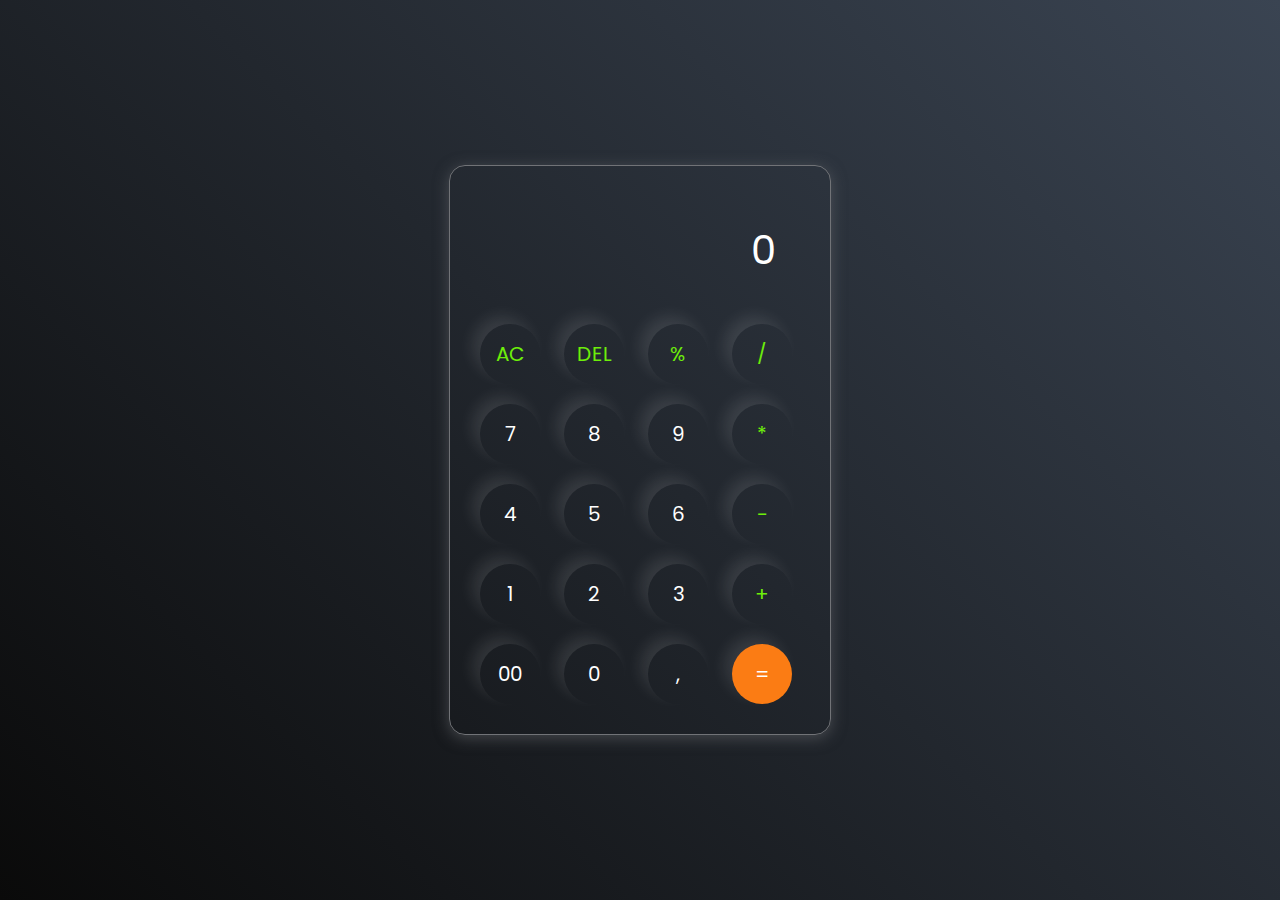
<file: Kalkulator Biasa/index.html>
<!DOCTYPE html>
<html lang="en">
<head>
    <meta charset="UTF-8">
    <meta name="viewport" content="width=device-width, initial-scale=1.0">
    <link rel="stylesheet" href="style.css">
    <title>Calculator - By Code Traversal</title>
</head>
<body>
    <div class="calculator">
        <input type="text" placeholder="0" id="inputBox">
        <div>
            <button class="operator">AC</button>
            <button class="operator">DEL</button>
            <button class="operator">%</button>
            <button class="operator">/</button>
        </div>
        <div>
            <button>7</button>
            <button>8</button>
            <button>9</button>
            <button class="operator">*</button>
        </div>
        <div>
            <button>4</button>
            <button>5</button>
            <button>6</button>
            <button class="operator">-</button>
        </div>
        <div>
            <button>1</button>
            <button>2</button>
            <button>3</button>
            <button class="operator">+</button>
        </div>
        <div>
            <button>00</button>
            <button>0</button>
            <button>,</button>
            <button class="equalBtn">=</button>
        </div>
    </div>

    <script src="script.js"></script>
</body>
</html>
</file>
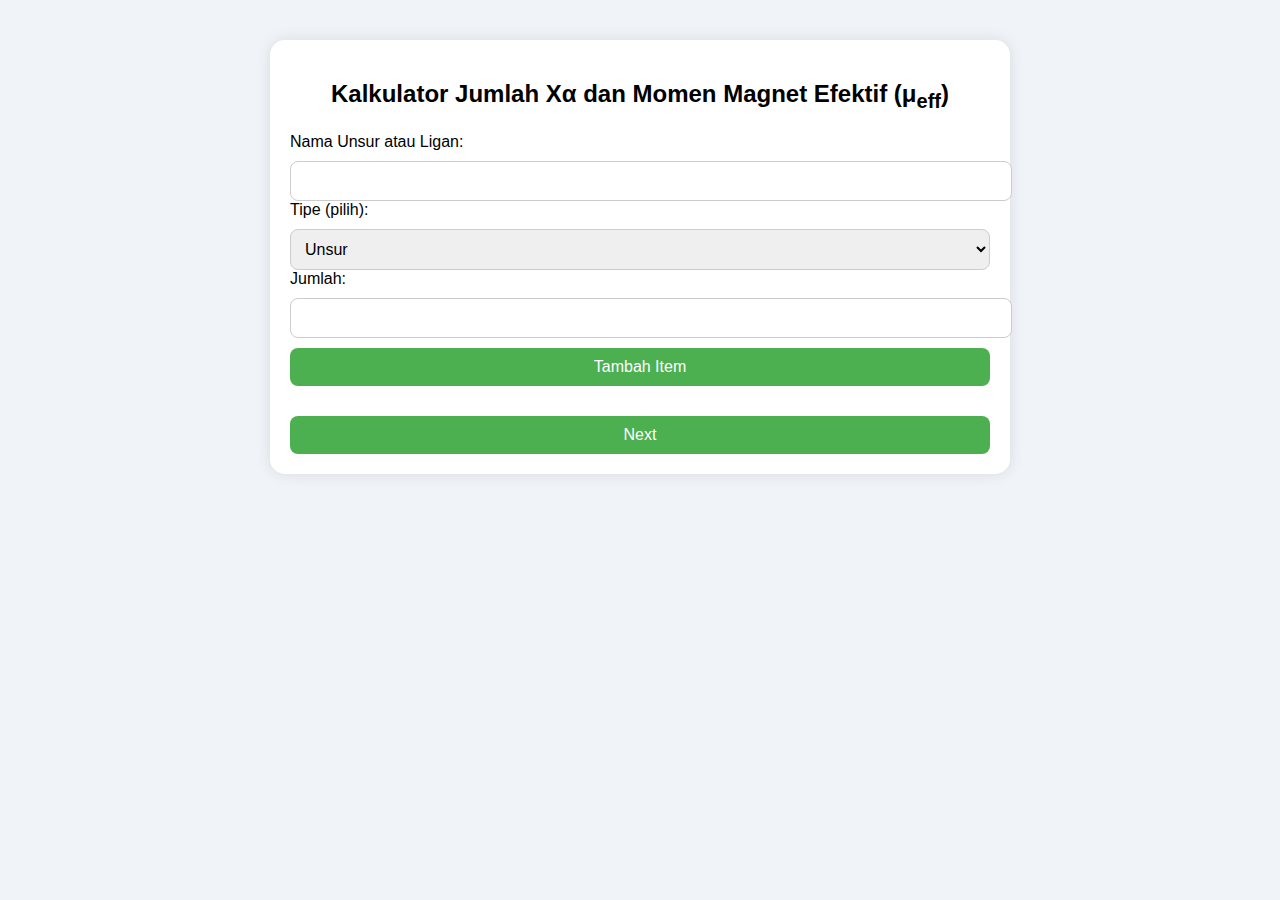
<file: Kalkulator KSA ver.1/index.html>
<!DOCTYPE html>
<html lang="id">
<head>
    <meta charset="UTF-8">
    <meta name="viewport" content="width=device-width, initial-scale=1.0">
    <link rel="stylesheet" href="style.css">
    <title>Kalkulator Momen Magnet Efektif</title>
</head>
<body>
    <div class="container">
        <h2>Kalkulator Jumlah Xα dan Momen Magnet Efektif (μ<sub>eff</sub>)</h2>
      
        <div id="step1">
          <label>Nama Unsur atau Ligan:</label>
          <input type="text" id="namaItem">
      
          <label>Tipe (pilih):</label>
          <select id="tipeItem">
            <option value="elemen">Unsur</option>
            <option value="ligan">Ligan</option>
          </select>
      
          <label>Jumlah:</label>
          <input type="number" id="jumlahItem" step="1">
      
          <button onclick="tambahItem()">Tambah Item</button>
      
          <div id="daftarItem" style="margin-top: 20px;"></div>
      
          <button onclick="lanjutKeStep2()">Next</button>
        </div>
      
        <div id="step2" class="hidden">
          <label>Massa Sampel (M, gram):</label>
          <input type="number" id="mass" step="0.0001">
      
          <label>Panjang Tabung (L, cm):</label>
          <input type="number" id="length" step="0.01">
      
          <label>Pembacaan Tabung Kosong (R₀):</label>
          <input type="number" id="r0" step="0.0001">
      
          <label>Pembacaan Tabung Sampel (R):</label>
          <input type="number" id="r" step="0.0001">
      
          <label>Mr (Massa Molekul Relatif, g/mol):</label>
          <input type="number" id="mr" step="0.01">
      
          <label>Suhu Mutlak (T, Kelvin):</label>
          <input type="number" id="temp" step="0.1">
      
          <button onclick="hitungMedanMagnetik()">Hitung μ<sub>eff</sub></button>
        </div>
      
        <div id="step3" class="hidden result-section">
          <h2>Hasil Perhitungan</h2>
          <div id="result"></div>
          <button onclick="resetKalkulator()">Reset</button>
        </div>
      
    </div>

<script src="script.js"></script>
</body>
</html>
</file>
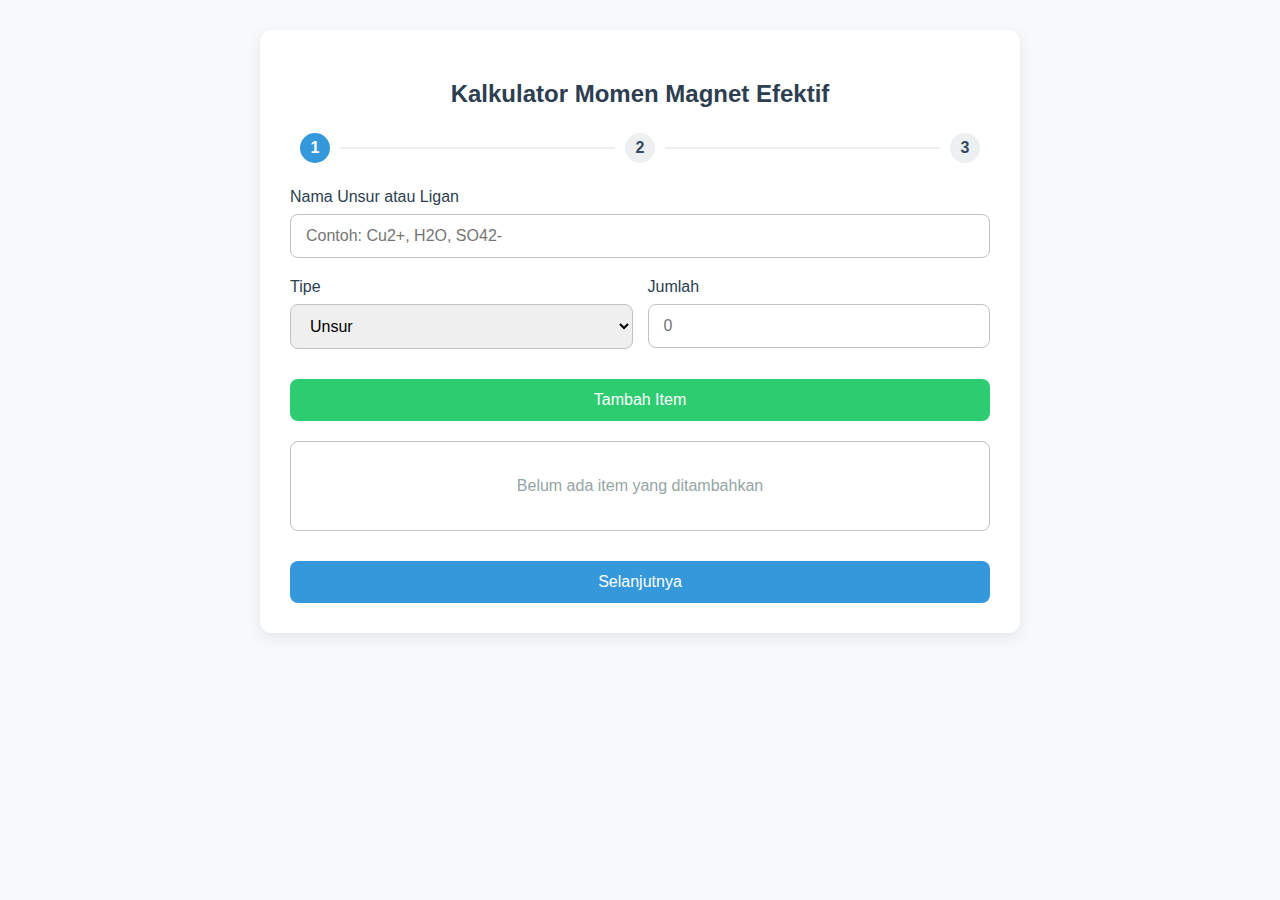
<file: Kalkulator KSA ver.2/index.html>
<!DOCTYPE html>
<html lang="id">
<head>
  <meta charset="UTF-8">
  <meta name="viewport" content="width=device-width, initial-scale=1.0">
  <link rel="stylesheet" href="style.css">
  <title>Kalkulator Momen Magnet Efektif</title>
</head>
<body>
<div class="container">
  <h2>Kalkulator Momen Magnet Efektif</h2>
  
  <div class="step-indicator">
    <div class="step active">1</div>
    <div class="step-line"></div>
    <div class="step">2</div>
    <div class="step-line"></div>
    <div class="step">3</div>
  </div>

  <div id="step1">
    <div class="form-group">
      <label for="namaItem">Nama Unsur atau Ligan</label>
      <input type="text" id="namaItem" placeholder="Contoh: Cu2+, H2O, SO42-">
    </div>
    
    <div class="form-row">
      <div class="form-group">
        <label for="tipeItem">Tipe</label>
        <select id="tipeItem">
          <option value="elemen">Unsur</option>
          <option value="ligan">Ligan</option>
        </select>
      </div>
      
      <div class="form-group">
        <label for="jumlahItem">Jumlah</label>
        <input type="number" id="jumlahItem" step="1" placeholder="0" min="1">
      </div>
    </div>
    
    <button onclick="tambahItem()" class="secondary">Tambah Item</button>
    
    <div class="items-list" id="daftarItem">
      <div style="color: #95a5a6; text-align: center; padding: 20px;">
        Belum ada item yang ditambahkan
      </div>
    </div>
    
    <button onclick="lanjutKeStep2()">Selanjutnya</button>
  </div>

  <div id="step2" class="hidden">
    <div class="form-row">
      <div class="form-group">
        <label for="mass">Massa Sampel (M, gram)</label>
        <input type="number" id="mass" step="0.0001" placeholder="0.0000">
      </div>
      
      <div class="form-group">
        <label for="length">Panjang Tabung (L, cm)</label>
        <input type="number" id="length" step="0.01" placeholder="0.00">
      </div>
    </div>
    
    <div class="form-row">
      <div class="form-group">
        <label for="r0">Pembacaan Tabung Kosong (R₀)</label>
        <input type="number" id="r0" step="0.0001" placeholder="0.0000">
      </div>
      
      <div class="form-group">
        <label for="r">Pembacaan Tabung Sampel (R)</label>
        <input type="number" id="r" step="0.0001" placeholder="0.0000">
      </div>
    </div>
    
    <div class="form-row">
      <div class="form-group">
        <label for="mr">Mr (Massa Molekul Relatif, g/mol)</label>
        <input type="number" id="mr" step="0.01" placeholder="0.00">
      </div>
      
      <div class="form-group">
        <label for="temp">Suhu Mutlak (T, Kelvin)</label>
        <input type="number" id="temp" step="0.1" placeholder="0.0">
      </div>
    </div>
    
    <button onclick="hitungMedanMagnetik()">Hitung μ<sub>eff</sub></button>
    <button onclick="kembaliKeStep1()" class="secondary">Kembali</button>
  </div>

  <div id="step3" class="hidden">
    <div class="result-section">
      <h3>Hasil Perhitungan</h3>
      
      <div class="result-label">Jumlah Xα</div>
      <div class="result-value" id="resultXalpha">0.0000 cm³/mol</div>
      
      <div class="result-label">Xg</div>
      <div class="result-value" id="resultXg">0.0000 cm³/g</div>
      
      <div class="result-label">Xm</div>
      <div class="result-value" id="resultXm">0.0000 cm³/mol</div>
      
      <div class="result-label">XA</div>
      <div class="result-value" id="resultXA">0.0000 cm³/mol</div>
      
      <div class="result-label">Momen Magnet Efektif</div>
      <div class="result-value" id="resultMueff" style="color: var(--accent);">0.000 µ<sub>B</sub></div>
    </div>
    
    <button onclick="resetKalkulator()">Hitung Lagi</button>
  </div>

</div>

<script src="script.js"></script>
</body>
</html>
</file>
<file: Kalkulator Biasa/style.css>
@import url('https://fonts.googleapis.com/css2?family=Lato&family=Open+Sans:ital,wght@0,300..800;1,300..800&family=Poppins:ital,wght@0,100;0,200;0,300;0,400;0,500;0,600;0,700;0,800;0,900;1,100;1,200;1,300;1,400;1,500;1,600;1,700;1,800;1,900&display=swap');

*{
    margin: 0;
    padding: 0;
    box-sizing: border-box;
    font-family: 'Poppins', sans-serif;

}

body{
    width: 100%;
    height: 100vh;
    display: flex;
    justify-content: center;
    align-items: center;
    background: linear-gradient(45deg, #0a0a0a, #3a4452);

}

.calculator{
    border: 1px solid #717377;
    padding: 20px;
    border-radius: 16px;
    background: transparent;
    box-shadow: 0px 3px 15px rgba(113, 115, 119, 0.5);

}

input{
    width: 320px;
    border: none;
    padding: 24px;
    margin: 10px;
    background: transparent;
    box-shadow: 0px 3px 15px rgbs(84, 84, 84, 0.1);
    font-size: 40px;
    text-align: right;
    cursor: pointer;
    color: #ffffff;
}

input::placeholder{
    color: #ffffff;

}

button{
    border: none;
    width: 60px;
    height: 60px;
    margin: 10px;
    border-radius: 50%;
    background: transparent;
    color: #ffffff;
    font-size: 20px;
    box-shadow: -8px -8px 15px rgb(255, 255, 255, 0.1);
    cursor: pointer;

}

.equalBtn{
    background-color: #fb7c14;

}

.operator{
    color: #6dee0a;

}
</file>
<file: Kalkulator KSA ver.1/style.css>
body {
    font-family: Arial, sans-serif;
    margin: 40px;
    background-color: #f0f4f8;
}
.container {
    max-width: 700px;
    margin: auto;
    background: white;
    padding: 20px;
    border-radius: 15px;
    box-shadow: 0 0 15px rgba(0,0,0,0.1);
}
input, button, select {
    width: 100%;
    padding: 10px;
    margin-top: 10px;
    border-radius: 8px;
    border: 1px solid #ccc;
    font-size: 1rem;
}
button {
    background-color: #4CAF50;
    color: white;
    border: none;
    cursor: pointer;
}
button:hover {
    background-color: #45a049;
}
h2 {
    text-align: center;
    margin-bottom: 20px;
}
.result {
    margin-top: 20px;
    font-weight: bold;
}
.hidden {
    display: none;
}
.result {
    text-align: center;
}
</file>
<file: Kalkulator KSA ver.2/style.css>
:root {
    --primary: #3498db;
    --secondary: #2ecc71;
    --dark: #2c3e50;
    --light: #ecf0f1;
    --accent: #e74c3c;
    --text: #34495e;
    --border: #bdc3c7;
}
body {
    font-family: 'Segoe UI', Roboto, sans-serif;
    margin: 0;
    padding: 0;
    background-color: #f8f9fa;
    color: var(--text);
} 
.container {
    max-width: 700px;
    margin: 30px auto;
    background: white;
    padding: 30px;
    border-radius: 12px;
    box-shadow: 0 5px 15px rgba(0,0,0,0.08);
}
h2 {
    text-align: center;
    margin-bottom: 25px;
    color: var(--dark);
    font-weight: 600;
}
.calculator-header {
    display: flex;
    justify-content: space-between;
    margin-bottom: 20px;
}
.result-display {
    background: var(--light);
    padding: 15px;
    border-radius: 10px;
    text-align: center;
    margin-bottom: 25px;
}
.result-value {
    font-size: 24px;
    font-weight: bold;
    color: var(--primary);
}
.form-group {
    margin-bottom: 20px;
}
label {
    display: block;
    margin-bottom: 8px;
    font-weight: 500;
    color: var(--dark);
}
input, select {
    width: 100%;
    padding: 12px 15px;
    border: 1px solid var(--border);
    border-radius: 8px;
    font-size: 16px;
    transition: border 0.3s;
    box-sizing: border-box;
}  
input:focus, select:focus {
    border-color: var(--primary);
    outline: none;
    box-shadow: 0 0 0 3px rgba(52, 152, 219, 0.2);
}
button {
    background-color: var(--primary);
    color: white;
    border: none;
    padding: 12px 20px;
    border-radius: 8px;
    cursor: pointer;
    font-size: 16px;
    font-weight: 500;
    transition: background-color 0.3s;
    width: 100%;
    margin-top: 10px;
}
button:hover {
    background-color: #2980b9;
}
button.secondary {
    background-color: var(--secondary);
}
button.secondary:hover {
    background-color: #27ae60;
}
.hidden {
    display: none;
}
.items-list {
    margin: 20px 0;
    border: 1px solid var(--border);
    border-radius: 8px;
    padding: 15px;
    max-height: 200px;
    overflow-y: auto;
}
.item-entry {
    display: flex;
    justify-content: space-between;
    padding: 8px 0;
    border-bottom: 1px solid #eee;
}
.item-entry:hover{
    background-color: #f8f9fa;
}
.item-entry:last-child {
    border-bottom: none;
}
.delete-btn {
    color: var(--accent);
    background: none;
    border: none;
    cursor: pointer;
    font-size: 18px;
    width: auto;
    padding: 0 8px;
    margin: 0;
    display: flex;
    align-items: center;
}
.delete-btn:hover {
    color: #c0392b;
    background: none;
}
.step-indicator {
    display: flex;
    justify-content: center;
    margin-bottom: 25px;
} 
.step {
    width: 30px;
    height: 30px;
    border-radius: 50%;
    background-color: var(--light);
    color: var(--text);
    display: flex;
    align-items: center;
    justify-content: center;
    margin: 0 10px;
    font-weight: bold;
}
.step.active {
    background-color: var(--primary);
    color: white;
}
.step-line {
    height: 2px;
    background-color: var(--light);
    flex-grow: 1;
    margin-top: 14px;
}
.step-line.active {
    background-color: var(--primary);
}
.form-row {
    display: flex;
    gap: 15px;
}
.form-row .form-group {
    flex: 1;
}
.result-section {
    text-align: center;
    padding: 20px;
    background-color: var(--light);
    border-radius: 10px;
    margin-top: 20px;
}
.result-value {
    font-size: 28px;
    color: var(--primary);
    margin: 15px 0;
    font-weight: bold;
}
.result-label {
    font-size: 16px;
    color: var(--dark);
    margin-bottom: 5px;
}
.empty-state {
    color: #95a5a6; 
    text-align: center; 
    padding: 20px;
}
@media (max-width: 600px) {
    .container {
      padding: 20px;
      margin: 15px;
    }
    .form-row {
      flex-direction: column;
      gap: 0;
    }
}
</file>
